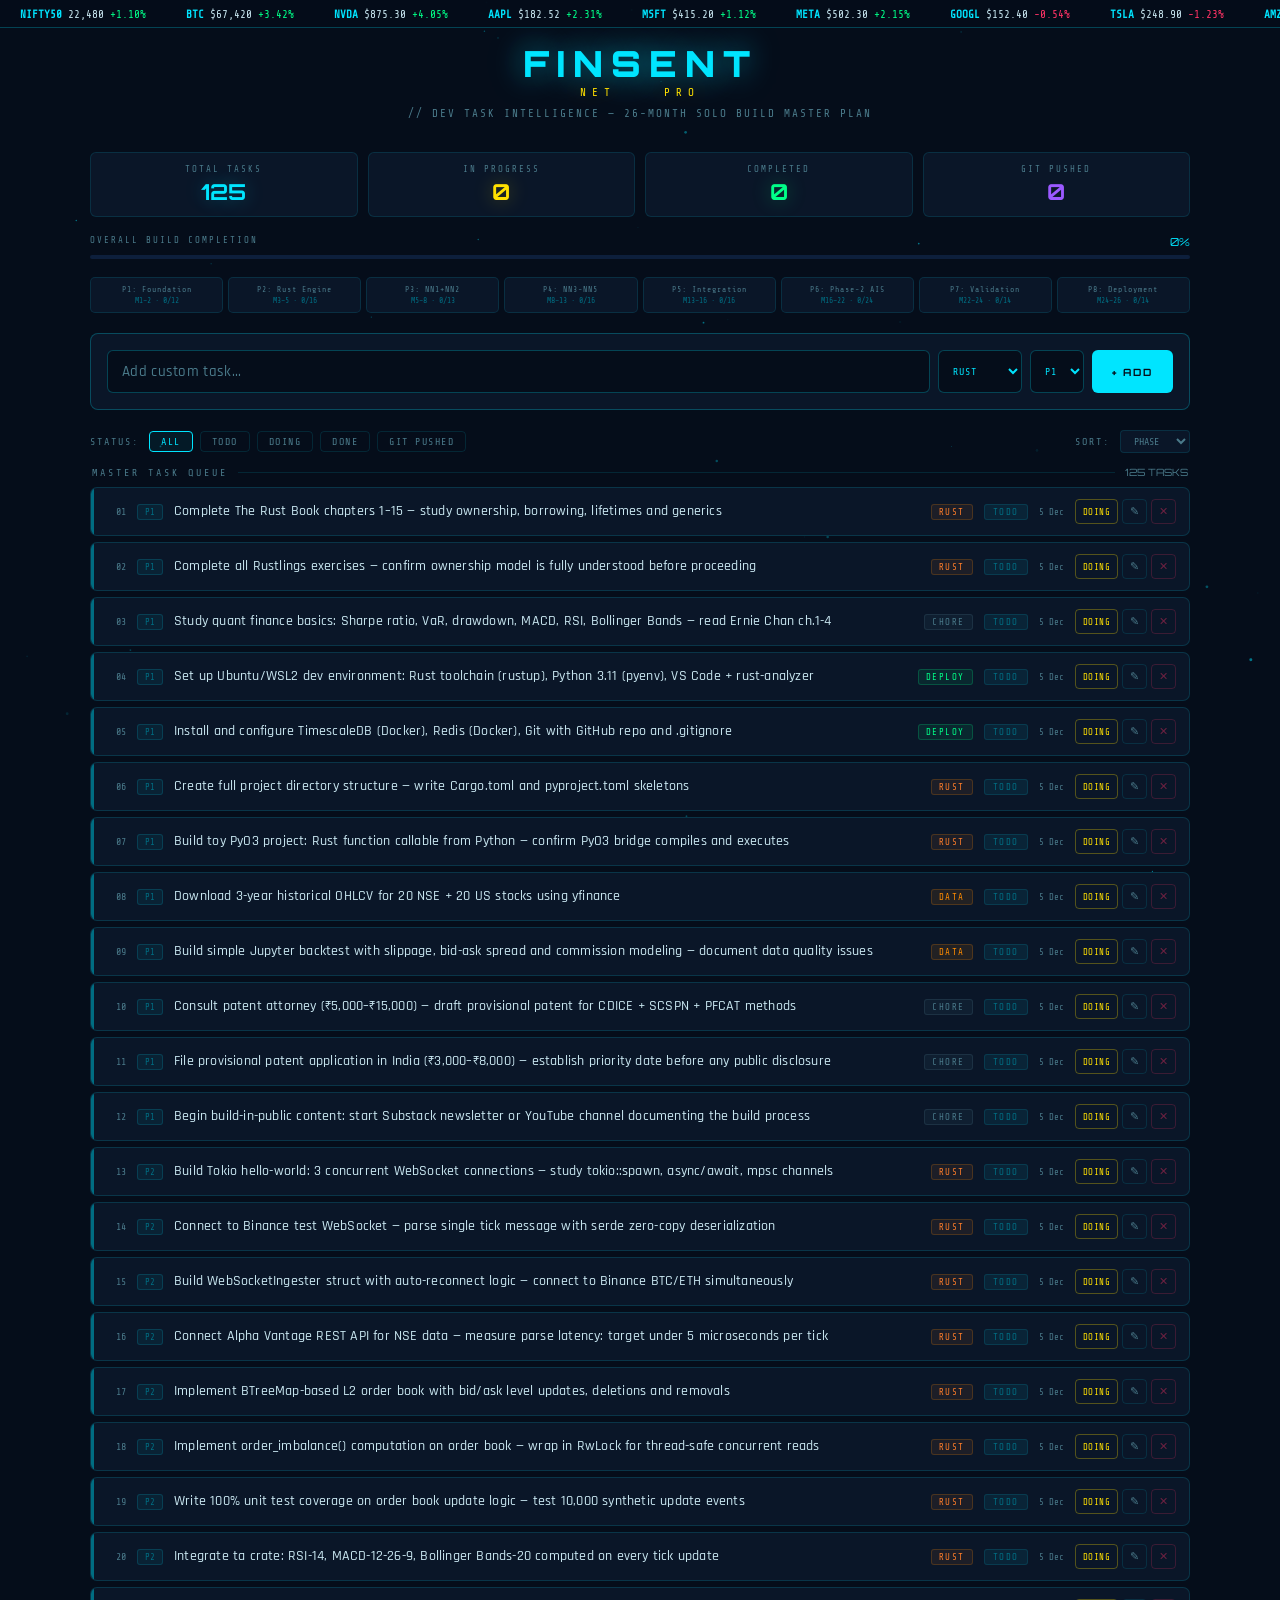
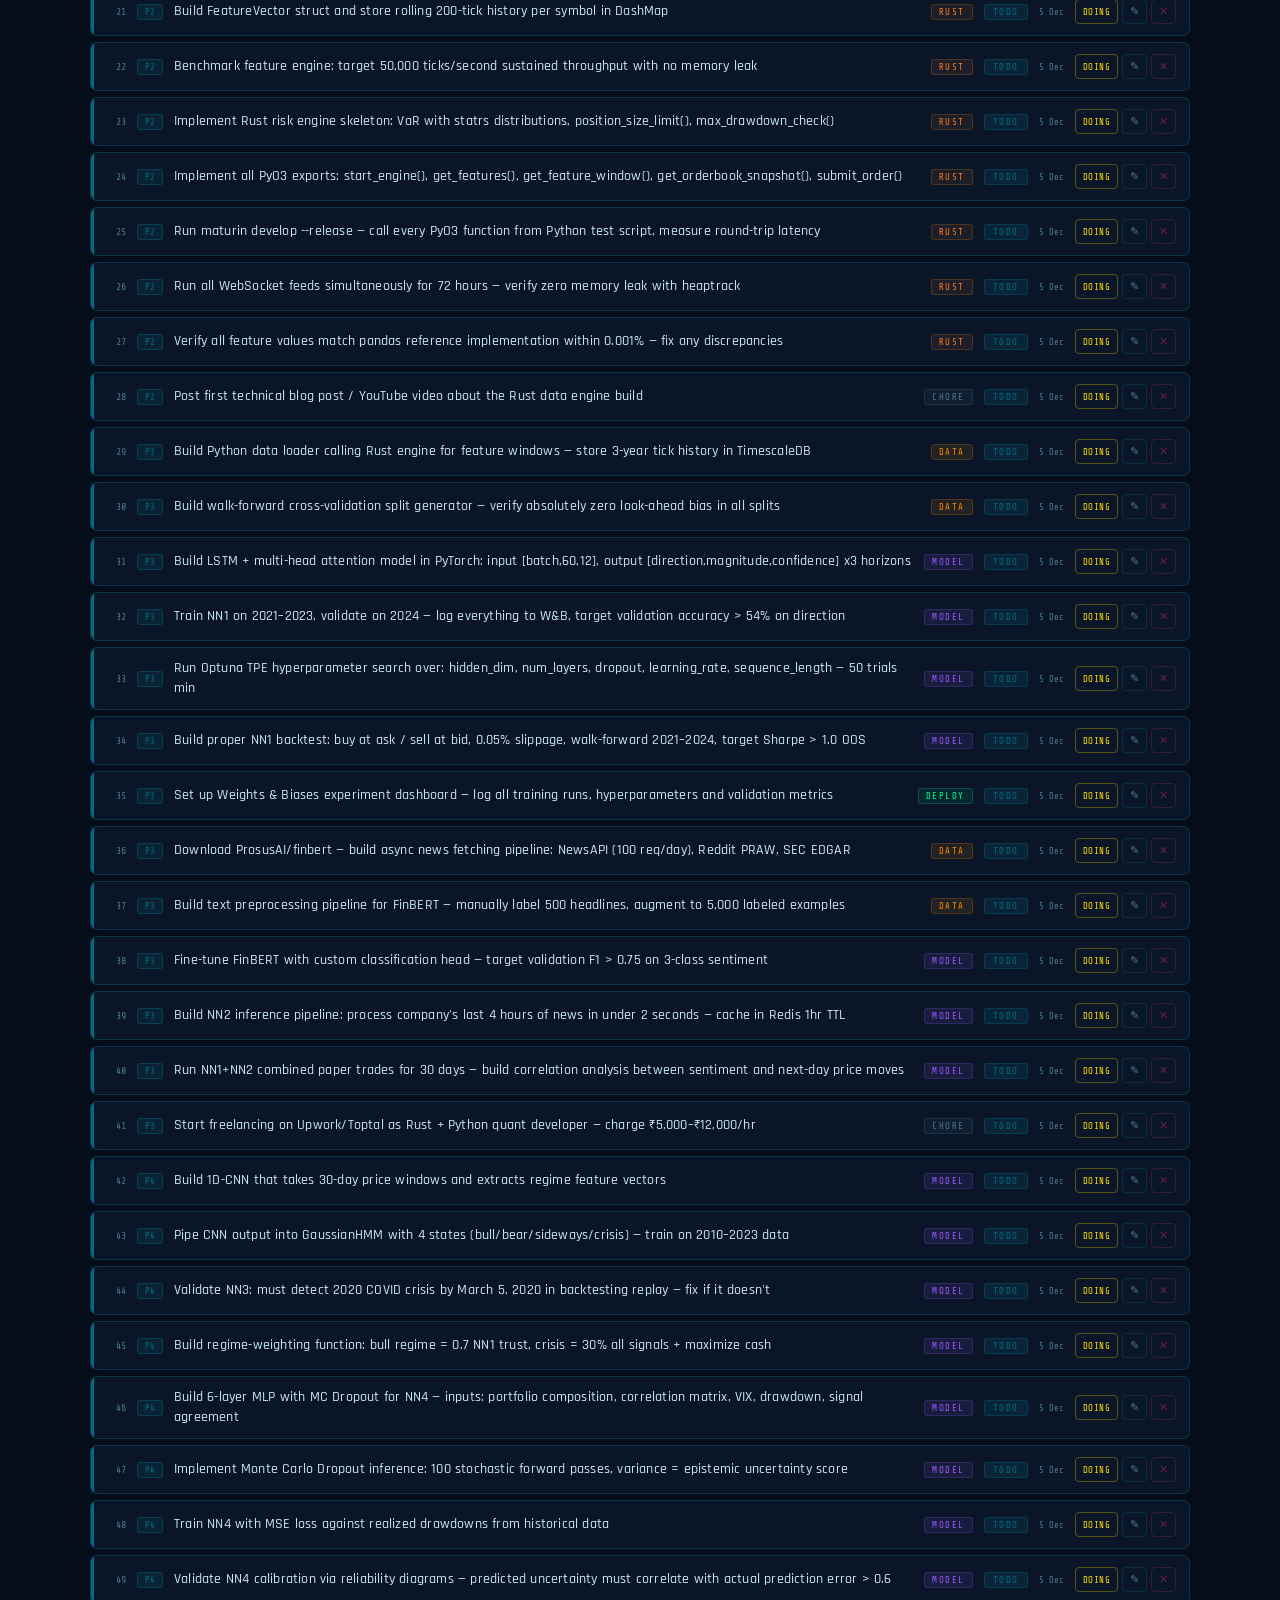
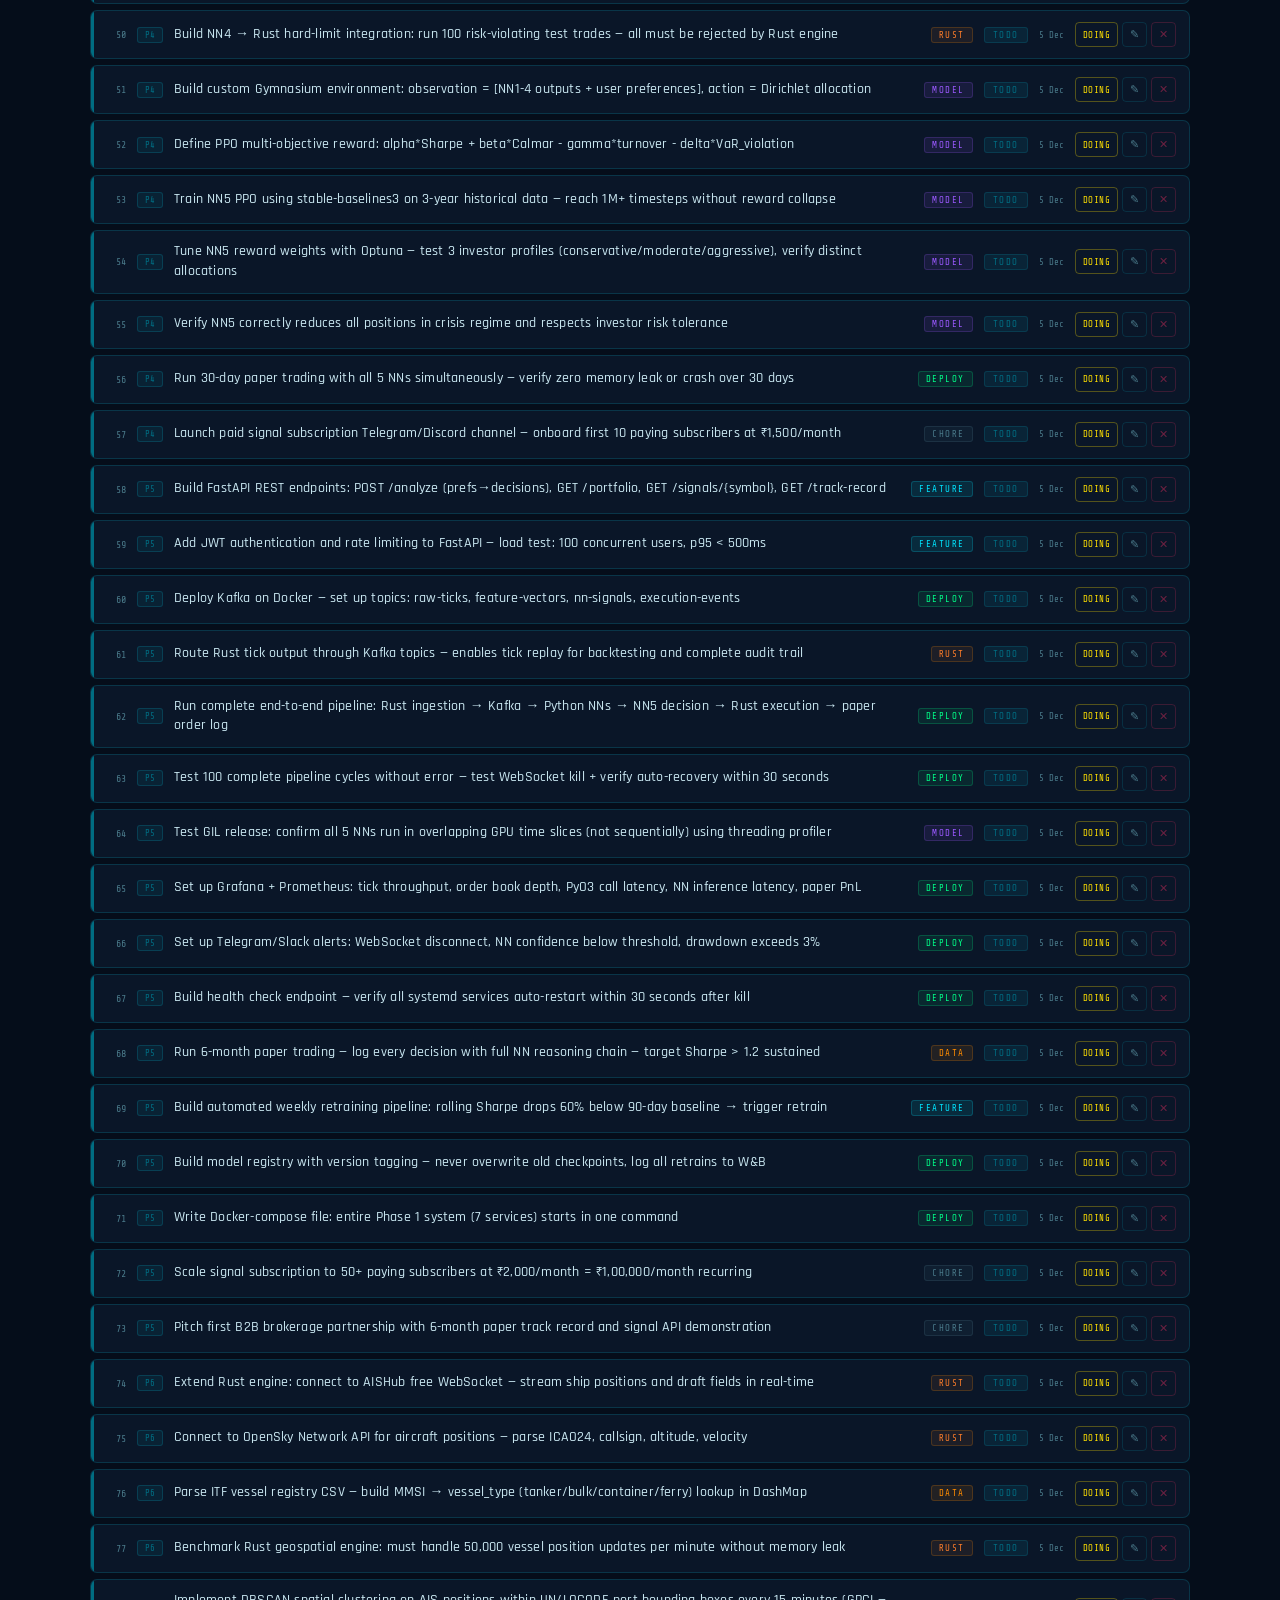
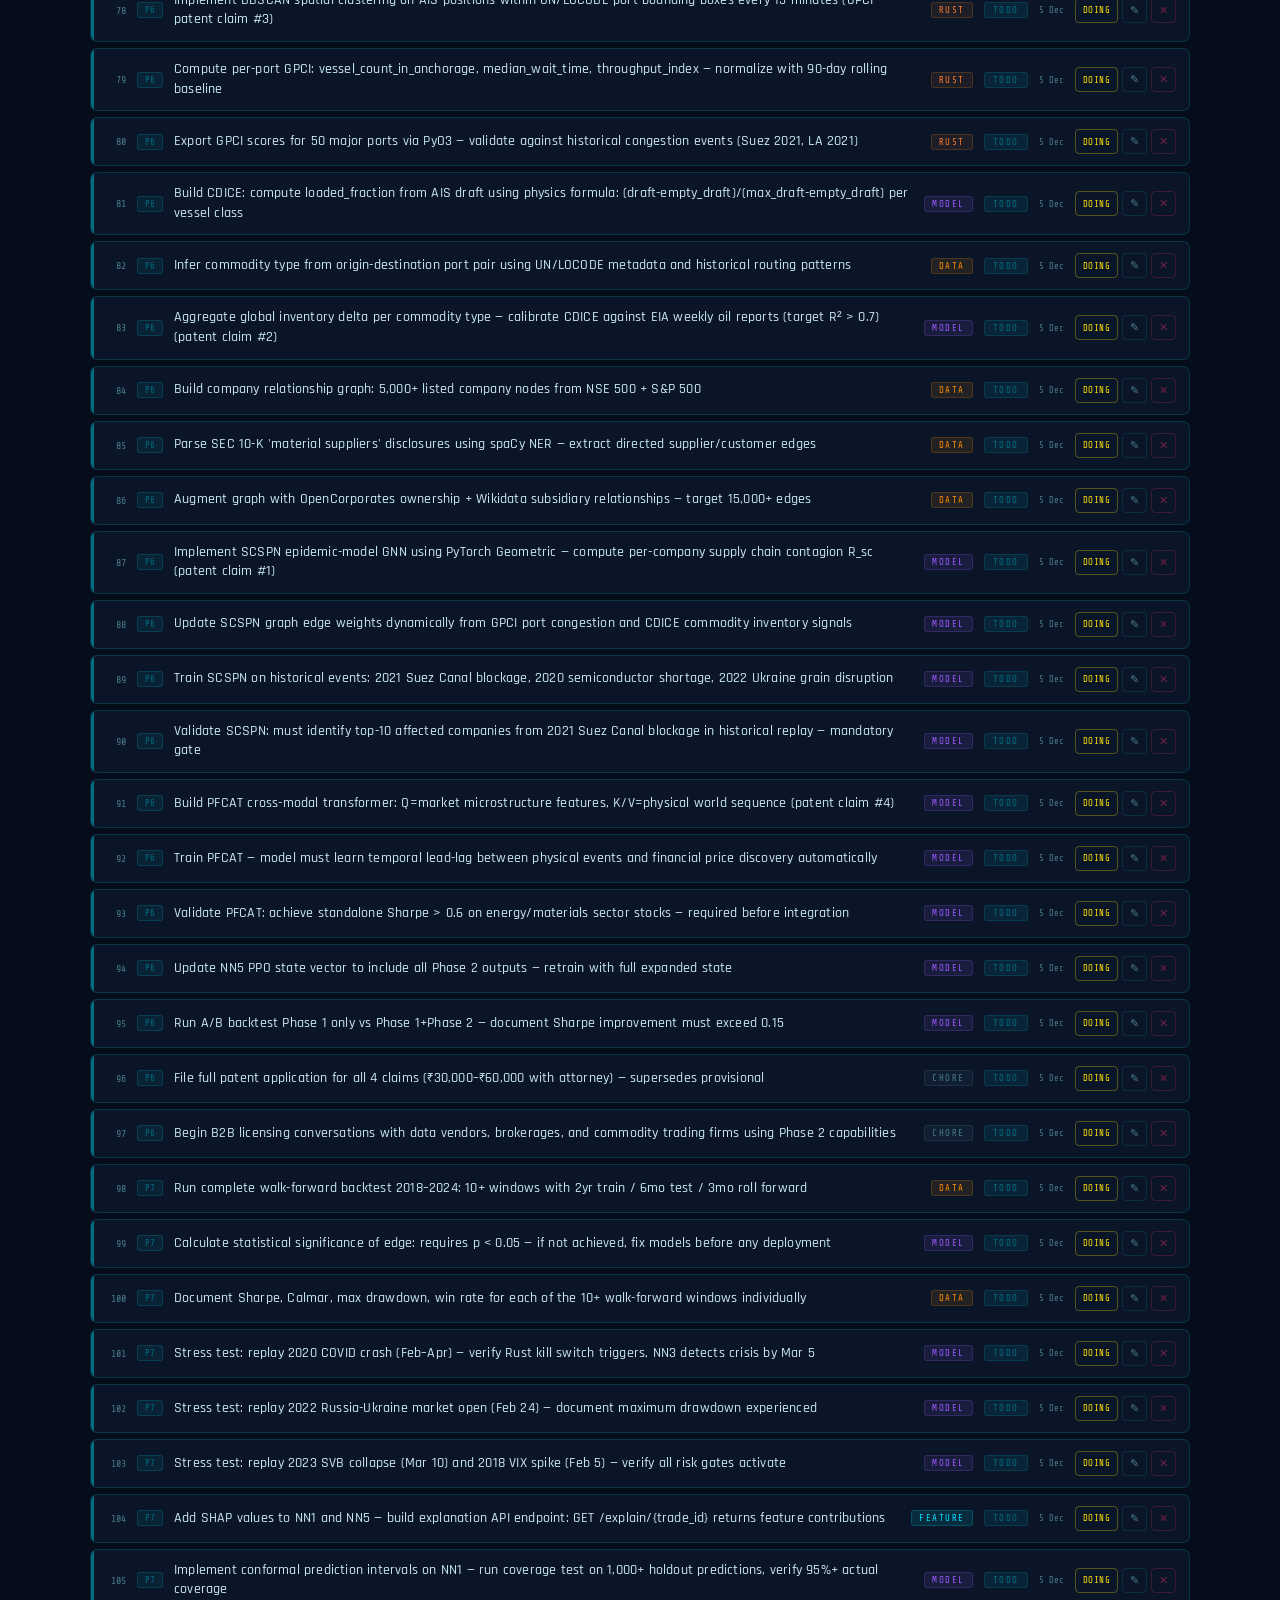
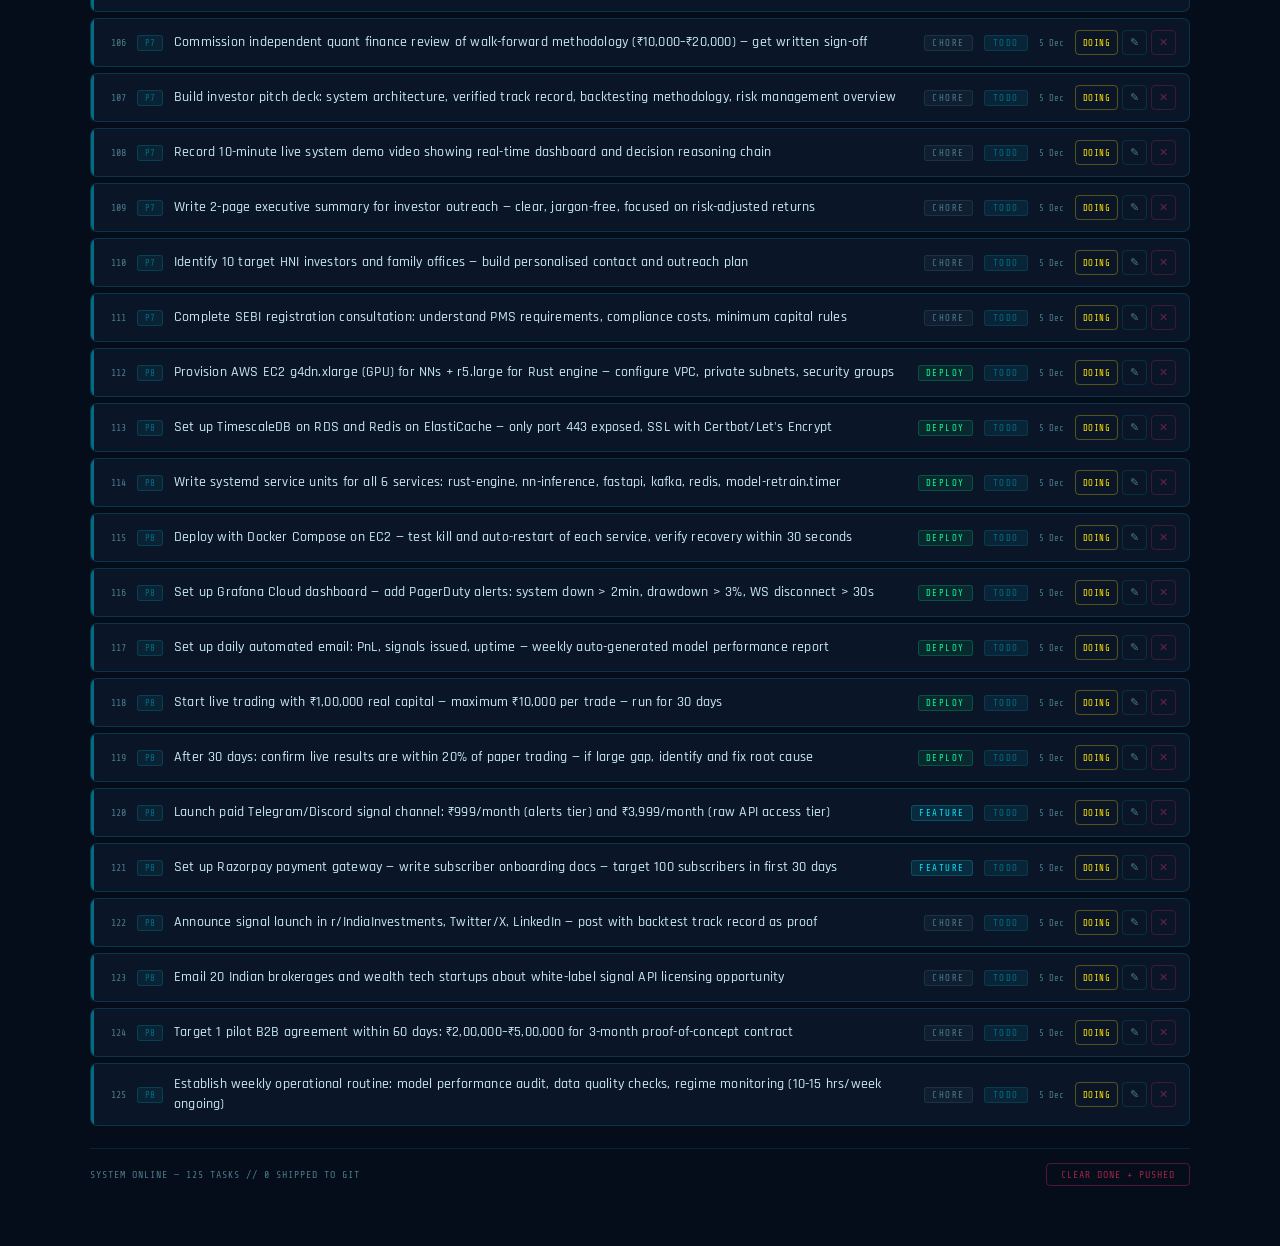
<file: finsent_todo.html>
<!DOCTYPE html>
<html lang="en">
<head>
<meta charset="UTF-8">
<meta name="viewport" content="width=device-width, initial-scale=1.0">
<title>FINSENT — DEV TASK INTELLIGENCE</title>
<style>
@import url('https://fonts.googleapis.com/css2?family=Share+Tech+Mono&family=Rajdhani:wght@300;400;500;600;700&family=Orbitron:wght@400;700;900&display=swap');
:root{--bg:#050d1a;--bg2:#0a1628;--bg3:#0d1f3c;--cyan:#00e5ff;--cyan2:#00b4cc;--cyan3:#006d82;--yellow:#ffe000;--green:#00ff88;--green2:#00cc6a;--red:#ff3366;--orange:#ff8c00;--purple:#9b59ff;--text:#c8e6f0;--muted:#4a7a8a;--border:rgba(0,229,255,0.12);--border2:rgba(0,229,255,0.25);--glow-cyan:0 0 20px rgba(0,229,255,0.3);--glow-yellow:0 0 20px rgba(255,224,0,0.3);--glow-green:0 0 20px rgba(0,255,136,0.3)}
*{margin:0;padding:0;box-sizing:border-box}
body{background:var(--bg);color:var(--text);font-family:'Rajdhani',sans-serif;font-size:15px;min-height:100vh;overflow-x:hidden}
canvas#particles{position:fixed;top:0;left:0;width:100%;height:100%;pointer-events:none;z-index:0}
.ticker-wrap{position:fixed;top:0;left:0;right:0;z-index:100;background:rgba(5,13,26,0.95);border-bottom:1px solid var(--border2);height:28px;overflow:hidden}
.ticker-track{display:flex;align-items:center;gap:40px;white-space:nowrap;animation:tickerScroll 40s linear infinite;height:28px;padding:0 20px}
.ticker-item{font-family:'Share Tech Mono',monospace;font-size:11px;display:flex;align-items:center;gap:6px}
.ticker-sym{color:var(--cyan);font-weight:700}.ticker-val{color:var(--text)}.ticker-up{color:var(--green)}.ticker-dn{color:var(--red)}
@keyframes tickerScroll{0%{transform:translateX(0)}100%{transform:translateX(-50%)}}
.app{position:relative;z-index:1;max-width:1140px;margin:0 auto;padding:46px 20px 60px}
.header{text-align:center;margin-bottom:32px}
.logo-text{font-family:'Orbitron',monospace;font-size:36px;font-weight:900;letter-spacing:8px;color:var(--cyan);text-shadow:0 0 30px rgba(0,229,255,0.6),0 0 60px rgba(0,229,255,0.2);line-height:1}
.logo-sub{font-family:'Share Tech Mono',monospace;font-size:11px;letter-spacing:6px;color:var(--yellow);margin-top:4px;text-shadow:var(--glow-yellow)}
.header-tag{font-family:'Share Tech Mono',monospace;font-size:11px;color:var(--muted);margin-top:8px;letter-spacing:2px}
.stats-bar{display:grid;grid-template-columns:repeat(4,1fr);gap:10px;margin-bottom:18px}
.stat-card{background:var(--bg2);border:1px solid var(--border);border-radius:6px;padding:11px 14px;text-align:center}
.stat-label{font-family:'Share Tech Mono',monospace;font-size:9px;letter-spacing:2px;color:var(--muted);margin-bottom:4px}
.stat-val{font-family:'Orbitron',monospace;font-size:22px;font-weight:700}
.sv-total{color:var(--cyan);text-shadow:var(--glow-cyan)}.sv-doing{color:var(--yellow);text-shadow:var(--glow-yellow)}.sv-done{color:var(--green);text-shadow:var(--glow-green)}.sv-pushed{color:var(--purple)}
.progress-section{margin-bottom:18px}
.progress-header{display:flex;justify-content:space-between;margin-bottom:6px}
.progress-label{font-family:'Share Tech Mono',monospace;font-size:9px;letter-spacing:2px;color:var(--muted)}
.progress-pct{font-family:'Orbitron',monospace;font-size:11px;color:var(--cyan)}
.progress-track{height:4px;background:var(--bg3);border-radius:2px;overflow:hidden}
.progress-fill{height:100%;background:linear-gradient(90deg,var(--cyan3),var(--cyan));border-radius:2px;transition:width .4s ease;box-shadow:0 0 8px rgba(0,229,255,0.4)}
.phase-grid{display:grid;grid-template-columns:repeat(8,1fr);gap:5px;margin-bottom:20px}
.phase-pip{background:var(--bg2);border:1px solid var(--border);border-radius:5px;padding:7px 4px;text-align:center;cursor:pointer;transition:all .15s}
.phase-pip:hover,.phase-pip.active{border-color:var(--cyan);background:rgba(0,229,255,0.06)}
.pip-label{font-family:'Share Tech Mono',monospace;font-size:8px;letter-spacing:1px;color:var(--muted);display:block;margin-bottom:2px}
.pip-progress{font-family:'Share Tech Mono',monospace;font-size:8px;color:var(--cyan3);display:block}
.phase-pip.active .pip-label,.phase-pip.active .pip-progress{color:var(--cyan)}
.add-panel{background:var(--bg2);border:1px solid var(--border2);border-radius:8px;padding:16px;margin-bottom:20px}
.add-row{display:flex;gap:8px;align-items:stretch}
.task-input{flex:1;background:var(--bg);border:1px solid var(--border2);border-radius:6px;padding:11px 14px;color:var(--text);font-family:'Rajdhani',sans-serif;font-size:15px;font-weight:500;outline:none;transition:border-color .2s,box-shadow .2s;letter-spacing:.3px}
.task-input::placeholder{color:var(--muted)}.task-input:focus{border-color:var(--cyan);box-shadow:var(--glow-cyan)}
.sel{background:var(--bg);border:1px solid var(--border2);border-radius:6px;padding:0 10px;color:var(--cyan);font-family:'Share Tech Mono',monospace;font-size:10px;letter-spacing:1px;outline:none;cursor:pointer}
.sel option{background:var(--bg2);color:var(--text)}
.add-btn{background:var(--cyan);color:var(--bg);border:none;border-radius:6px;padding:0 20px;font-family:'Orbitron',monospace;font-size:10px;font-weight:700;letter-spacing:2px;cursor:pointer;transition:background .15s,box-shadow .15s,transform .1s;white-space:nowrap}
.add-btn:hover{background:#33ecff;box-shadow:var(--glow-cyan);transform:translateY(-1px)}.add-btn:active{transform:translateY(0)}
.filter-bar{display:flex;align-items:center;gap:7px;margin-bottom:13px;flex-wrap:wrap}
.filter-label{font-family:'Share Tech Mono',monospace;font-size:10px;letter-spacing:2px;color:var(--muted);margin-right:3px}
.fbtn{background:transparent;border:1px solid var(--border);border-radius:4px;padding:4px 11px;font-family:'Share Tech Mono',monospace;font-size:10px;letter-spacing:1.5px;color:var(--muted);cursor:pointer;transition:all .15s}
.fbtn:hover,.fbtn.active{border-color:var(--cyan);color:var(--cyan);background:rgba(0,229,255,0.06)}
.fbtn.fd.active{border-color:var(--yellow);color:var(--yellow);background:rgba(255,224,0,0.06)}
.fbtn.fn.active{border-color:var(--green);color:var(--green);background:rgba(0,255,136,0.06)}
.fbtn.fp.active{border-color:var(--purple);color:var(--purple);background:rgba(155,89,255,0.06)}
.sort-wrap{margin-left:auto;display:flex;align-items:center;gap:7px}
.sort-select{background:var(--bg2);border:1px solid var(--border);border-radius:4px;padding:4px 9px;color:var(--muted);font-family:'Share Tech Mono',monospace;font-size:10px;outline:none;cursor:pointer}
.sort-select option{background:var(--bg2)}
.section-header{display:flex;align-items:center;gap:10px;margin-bottom:9px;padding:0 2px}
.section-title{font-family:'Share Tech Mono',monospace;font-size:10px;letter-spacing:3px;color:var(--muted)}
.section-line{flex:1;height:1px;background:var(--border)}
.section-count{font-family:'Orbitron',monospace;font-size:10px;color:var(--muted)}
.task-list{display:flex;flex-direction:column;gap:6px}
.task-item{background:var(--bg2);border:1px solid var(--border);border-radius:7px;padding:11px 13px;display:flex;align-items:center;gap:11px;transition:border-color .2s,background .2s,transform .15s;animation:slideIn .2s ease-out;position:relative;overflow:hidden}
.task-item::before{content:'';position:absolute;left:0;top:0;bottom:0;width:3px;border-radius:7px 0 0 7px}
.task-item:hover{transform:translateX(3px)}
.task-item.s-todo{border-color:rgba(0,229,255,0.15)}.task-item.s-todo::before{background:var(--cyan3)}.task-item.s-todo:hover{border-color:var(--border2)}
.task-item.s-doing{border-color:rgba(255,224,0,0.2);background:rgba(255,224,0,0.015)}.task-item.s-doing::before{background:var(--yellow);box-shadow:0 0 7px var(--yellow)}
.task-item.s-done{border-color:rgba(0,255,136,0.15)}.task-item.s-done::before{background:var(--green2)}
.task-item.s-pushed{border-color:rgba(155,89,255,0.2)}.task-item.s-pushed::before{background:var(--purple);box-shadow:0 0 7px var(--purple)}
@keyframes slideIn{from{opacity:0;transform:translateX(-10px)}to{opacity:1;transform:translateX(0)}}
.task-idx{font-family:'Share Tech Mono',monospace;font-size:10px;color:var(--muted);min-width:22px;text-align:right}
.task-pb{font-family:'Share Tech Mono',monospace;font-size:9px;padding:2px 7px;border-radius:3px;white-space:nowrap;background:rgba(0,229,255,0.06);border:1px solid rgba(0,229,255,0.15);color:var(--cyan3)}
.task-text{flex:1;font-size:14px;font-weight:500;letter-spacing:.2px;color:var(--text);line-height:1.4;word-break:break-word;cursor:pointer}
.task-item.s-done .task-text,.task-item.s-pushed .task-text{text-decoration:line-through;color:var(--muted)}
.ttag{font-family:'Share Tech Mono',monospace;font-size:9px;letter-spacing:1.5px;padding:2px 7px;border-radius:3px;white-space:nowrap}
.tg-feature{background:rgba(0,229,255,0.1);color:var(--cyan);border:1px solid rgba(0,229,255,0.2)}
.tg-bug{background:rgba(255,51,102,0.1);color:var(--red);border:1px solid rgba(255,51,102,0.2)}
.tg-chore{background:rgba(74,122,138,0.1);color:var(--muted);border:1px solid rgba(74,122,138,0.2)}
.tg-model{background:rgba(155,89,255,0.1);color:var(--purple);border:1px solid rgba(155,89,255,0.2)}
.tg-data{background:rgba(255,140,0,0.1);color:var(--orange);border:1px solid rgba(255,140,0,0.2)}
.tg-rust{background:rgba(255,126,41,0.08);color:#ff7e29;border:1px solid rgba(255,140,0,0.2)}
.tg-deploy{background:rgba(0,255,136,0.08);color:var(--green);border:1px solid rgba(0,255,136,0.2)}
.task-time{font-family:'Share Tech Mono',monospace;font-size:9px;color:var(--muted);white-space:nowrap}
.task-actions{display:flex;gap:4px;align-items:center}
.abtn{background:transparent;border:1px solid var(--border);border-radius:4px;height:25px;display:flex;align-items:center;justify-content:center;cursor:pointer;font-size:11px;transition:all .15s;color:var(--muted);padding:0 7px}
.abtn:hover{border-color:var(--border2);color:var(--text)}
.abtn.cycle{font-family:'Share Tech Mono',monospace;font-size:9px;letter-spacing:.5px}
.ab-doing{border-color:rgba(255,224,0,0.3);color:var(--yellow)}.ab-doing:hover{background:rgba(255,224,0,0.1);border-color:var(--yellow);box-shadow:var(--glow-yellow)}
.ab-done{border-color:rgba(0,255,136,0.3);color:var(--green)}.ab-done:hover{background:rgba(0,255,136,0.1);border-color:var(--green)}
.ab-pushed{border-color:rgba(155,89,255,0.3);color:var(--purple)}.ab-pushed:hover{background:rgba(155,89,255,0.1);border-color:var(--purple)}
.ab-todo{border-color:rgba(0,229,255,0.3);color:var(--cyan)}.ab-todo:hover{background:rgba(0,229,255,0.1);border-color:var(--cyan)}
.ab-del{border-color:rgba(255,51,102,0.2);color:rgba(255,51,102,0.4)}.ab-del:hover{background:rgba(255,51,102,0.1);border-color:var(--red);color:var(--red)}
.sbadge{font-family:'Share Tech Mono',monospace;font-size:9px;letter-spacing:1.5px;padding:2px 8px;border-radius:3px;white-space:nowrap}
.sb-todo{background:rgba(0,229,255,0.07);color:var(--cyan3);border:1px solid var(--border)}
.sb-doing{background:rgba(255,224,0,0.1);color:var(--yellow);border:1px solid rgba(255,224,0,0.3);animation:pulseY 2s ease-in-out infinite}
.sb-done{background:rgba(0,255,136,0.07);color:var(--green2);border:1px solid rgba(0,255,136,0.2)}
.sb-pushed{background:rgba(155,89,255,0.1);color:var(--purple);border:1px solid rgba(155,89,255,0.3)}
@keyframes pulseY{0%,100%{box-shadow:none}50%{box-shadow:0 0 8px rgba(255,224,0,0.35)}}
.empty-state{text-align:center;padding:55px 20px;color:var(--muted);font-family:'Share Tech Mono',monospace;font-size:12px;letter-spacing:2px;border:1px dashed var(--border);border-radius:8px}
.modal-overlay{display:none;position:fixed;inset:0;background:rgba(5,13,26,0.85);backdrop-filter:blur(4px);z-index:200;align-items:center;justify-content:center}
.modal-overlay.open{display:flex}
.modal{background:var(--bg2);border:1px solid var(--border2);border-radius:10px;padding:24px;width:90%;max-width:530px;box-shadow:0 0 60px rgba(0,229,255,0.1);animation:modalIn .2s ease-out}
@keyframes modalIn{from{opacity:0;transform:scale(.95) translateY(-10px)}to{opacity:1;transform:scale(1) translateY(0)}}
.modal-title{font-family:'Orbitron',monospace;font-size:12px;letter-spacing:3px;color:var(--cyan);margin-bottom:14px}
.modal-input{width:100%;background:var(--bg);border:1px solid var(--border2);border-radius:6px;padding:11px 13px;color:var(--text);font-family:'Rajdhani',sans-serif;font-size:15px;font-weight:500;outline:none;margin-bottom:12px;resize:vertical;min-height:75px}
.modal-input:focus{border-color:var(--cyan);box-shadow:var(--glow-cyan)}
.modal-row{display:flex;gap:8px;margin-bottom:14px}
.msel{flex:1;background:var(--bg);border:1px solid var(--border2);border-radius:6px;padding:9px 11px;color:var(--cyan);font-family:'Share Tech Mono',monospace;font-size:10px;outline:none}
.msel option{background:var(--bg2);color:var(--text)}
.modal-btns{display:flex;gap:9px;justify-content:flex-end}
.modal-save{background:var(--cyan);color:var(--bg);border:none;border-radius:6px;padding:9px 22px;font-family:'Orbitron',monospace;font-size:10px;font-weight:700;letter-spacing:2px;cursor:pointer;transition:background .15s,box-shadow .15s}
.modal-save:hover{background:#33ecff;box-shadow:var(--glow-cyan)}
.modal-cancel{background:transparent;color:var(--muted);border:1px solid var(--border);border-radius:6px;padding:9px 18px;font-family:'Share Tech Mono',monospace;font-size:10px;letter-spacing:1px;cursor:pointer;transition:all .15s}
.modal-cancel:hover{border-color:var(--red);color:var(--red)}
::-webkit-scrollbar{width:4px}::-webkit-scrollbar-track{background:var(--bg)}::-webkit-scrollbar-thumb{background:var(--cyan3);border-radius:2px}
.footer-bar{display:flex;align-items:center;justify-content:space-between;margin-top:22px;padding-top:14px;border-top:1px solid var(--border)}
.footer-info{font-family:'Share Tech Mono',monospace;font-size:10px;color:var(--muted);letter-spacing:1px}
.clear-btn{background:transparent;border:1px solid rgba(255,51,102,0.3);color:rgba(255,51,102,0.6);border-radius:4px;padding:5px 14px;font-family:'Share Tech Mono',monospace;font-size:10px;letter-spacing:1px;cursor:pointer;transition:all .15s}
.clear-btn:hover{border-color:var(--red);color:var(--red);background:rgba(255,51,102,0.06)}
[data-tip]{position:relative}
[data-tip]:hover::after{content:attr(data-tip);position:absolute;bottom:calc(100% + 5px);left:50%;transform:translateX(-50%);background:var(--bg3);border:1px solid var(--border2);color:var(--cyan);font-family:'Share Tech Mono',monospace;font-size:9px;letter-spacing:1px;padding:3px 7px;border-radius:4px;white-space:nowrap;z-index:50;pointer-events:none}
</style>
</head>
<body>
<canvas id="particles"></canvas>
<div class="ticker-wrap"><div class="ticker-track" id="tickerTrack"></div></div>

<div class="app">
  <div class="header">
    <div class="logo-text">FINSENT</div>
    <div class="logo-sub">NET &nbsp;&nbsp; PRO</div>
    <div class="header-tag">// DEV TASK INTELLIGENCE — 26-MONTH SOLO BUILD MASTER PLAN</div>
  </div>

  <div class="stats-bar">
    <div class="stat-card"><div class="stat-label">TOTAL TASKS</div><div class="stat-val sv-total" id="sTotal">0</div></div>
    <div class="stat-card"><div class="stat-label">IN PROGRESS</div><div class="stat-val sv-doing" id="sDoing">0</div></div>
    <div class="stat-card"><div class="stat-label">COMPLETED</div><div class="stat-val sv-done" id="sDone">0</div></div>
    <div class="stat-card"><div class="stat-label">GIT PUSHED</div><div class="stat-val sv-pushed" id="sPushed">0</div></div>
  </div>

  <div class="progress-section">
    <div class="progress-header">
      <span class="progress-label">OVERALL BUILD COMPLETION</span>
      <span class="progress-pct" id="progPct">0%</span>
    </div>
    <div class="progress-track"><div class="progress-fill" id="progFill" style="width:0%"></div></div>
  </div>

  <div class="phase-grid" id="phaseNav"></div>

  <div class="add-panel">
    <div class="add-row">
      <input class="task-input" id="taskInput" type="text" placeholder="Add custom task..." autocomplete="off"/>
      <select class="sel" id="tagSel">
        <option value="rust">RUST</option><option value="model">MODEL</option><option value="data">DATA</option>
        <option value="feature">FEATURE</option><option value="deploy">DEPLOY</option><option value="chore">CHORE</option><option value="bug">BUG</option>
      </select>
      <select class="sel" id="phaseSel">
        <option value="P1">P1</option><option value="P2">P2</option><option value="P3">P3</option><option value="P4">P4</option>
        <option value="P5">P5</option><option value="P6">P6</option><option value="P7">P7</option><option value="P8">P8</option>
      </select>
      <button class="add-btn" onclick="addTask()">+ ADD</button>
    </div>
  </div>

  <div class="filter-bar">
    <span class="filter-label">STATUS:</span>
    <button class="fbtn active" onclick="setFilter('all',this)">ALL</button>
    <button class="fbtn ft"  onclick="setFilter('todo',this)">TODO</button>
    <button class="fbtn fd"  onclick="setFilter('doing',this)">DOING</button>
    <button class="fbtn fn"  onclick="setFilter('done',this)">DONE</button>
    <button class="fbtn fp"  onclick="setFilter('pushed',this)">GIT PUSHED</button>
    <div class="sort-wrap">
      <span class="filter-label">SORT:</span>
      <select class="sort-select" onchange="setSort(this.value)">
        <option value="phase">PHASE</option><option value="newest">NEWEST</option>
        <option value="oldest">OLDEST</option><option value="status">STATUS</option><option value="tag">TAG</option>
      </select>
    </div>
  </div>

  <div class="section-header">
    <span class="section-title">MASTER TASK QUEUE</span>
    <span class="section-line"></span>
    <span class="section-count" id="taskCount">0 TASKS</span>
  </div>
  <div class="task-list" id="taskList"></div>

  <div class="footer-bar">
    <span class="footer-info" id="footerInfo">SYSTEM ONLINE</span>
    <button class="clear-btn" onclick="clearCompleted()">CLEAR DONE + PUSHED</button>
  </div>
</div>

<div class="modal-overlay" id="editModal">
  <div class="modal">
    <div class="modal-title">// EDIT TASK</div>
    <textarea class="modal-input" id="editInput" rows="3"></textarea>
    <div class="modal-row">
      <select class="msel" id="editTag">
        <option value="rust">RUST</option><option value="model">MODEL</option><option value="data">DATA</option>
        <option value="feature">FEATURE</option><option value="deploy">DEPLOY</option><option value="chore">CHORE</option><option value="bug">BUG</option>
      </select>
      <select class="msel" id="editPhase">
        <option value="P1">P1: FOUNDATION</option><option value="P2">P2: RUST ENGINE</option>
        <option value="P3">P3: NN1+NN2</option><option value="P4">P4: NN3-NN5</option>
        <option value="P5">P5: INTEGRATION</option><option value="P6">P6: PHASE-2 AIS</option>
        <option value="P7">P7: VALIDATION</option><option value="P8">P8: DEPLOYMENT</option>
      </select>
      <select class="msel" id="editStatus">
        <option value="todo">TODO</option><option value="doing">DOING</option>
        <option value="done">DONE</option><option value="pushed">GIT PUSHED</option>
      </select>
    </div>
    <div class="modal-btns">
      <button class="modal-cancel" onclick="closeModal()">CANCEL</button>
      <button class="modal-save" onclick="saveEdit()">SAVE</button>
    </div>
  </div>
</div>

<script>
const SEED=[
  // ── P1: FOUNDATION (M1-2) ──
  {t:"Complete The Rust Book chapters 1–15 — study ownership, borrowing, lifetimes and generics",g:"rust",p:"P1"},
  {t:"Complete all Rustlings exercises — confirm ownership model is fully understood before proceeding",g:"rust",p:"P1"},
  {t:"Study quant finance basics: Sharpe ratio, VaR, drawdown, MACD, RSI, Bollinger Bands — read Ernie Chan ch.1-4",g:"chore",p:"P1"},
  {t:"Set up Ubuntu/WSL2 dev environment: Rust toolchain (rustup), Python 3.11 (pyenv), VS Code + rust-analyzer",g:"deploy",p:"P1"},
  {t:"Install and configure TimescaleDB (Docker), Redis (Docker), Git with GitHub repo and .gitignore",g:"deploy",p:"P1"},
  {t:"Create full project directory structure — write Cargo.toml and pyproject.toml skeletons",g:"rust",p:"P1"},
  {t:"Build toy PyO3 project: Rust function callable from Python — confirm PyO3 bridge compiles and executes",g:"rust",p:"P1"},
  {t:"Download 3-year historical OHLCV for 20 NSE + 20 US stocks using yfinance",g:"data",p:"P1"},
  {t:"Build simple Jupyter backtest with slippage, bid-ask spread and commission modeling — document data quality issues",g:"data",p:"P1"},
  {t:"Consult patent attorney (₹5,000–₹15,000) — draft provisional patent for CDICE + SCSPN + PFCAT methods",g:"chore",p:"P1"},
  {t:"File provisional patent application in India (₹3,000–₹8,000) — establish priority date before any public disclosure",g:"chore",p:"P1"},
  {t:"Begin build-in-public content: start Substack newsletter or YouTube channel documenting the build process",g:"chore",p:"P1"},

  // ── P2: RUST DATA ENGINE (M3-5) ──
  {t:"Build Tokio hello-world: 3 concurrent WebSocket connections — study tokio::spawn, async/await, mpsc channels",g:"rust",p:"P2"},
  {t:"Connect to Binance test WebSocket — parse single tick message with serde zero-copy deserialization",g:"rust",p:"P2"},
  {t:"Build WebSocketIngester struct with auto-reconnect logic — connect to Binance BTC/ETH simultaneously",g:"rust",p:"P2"},
  {t:"Connect Alpha Vantage REST API for NSE data — measure parse latency: target under 5 microseconds per tick",g:"rust",p:"P2"},
  {t:"Implement BTreeMap-based L2 order book with bid/ask level updates, deletions and removals",g:"rust",p:"P2"},
  {t:"Implement order_imbalance() computation on order book — wrap in RwLock for thread-safe concurrent reads",g:"rust",p:"P2"},
  {t:"Write 100% unit test coverage on order book update logic — test 10,000 synthetic update events",g:"rust",p:"P2"},
  {t:"Integrate ta crate: RSI-14, MACD-12-26-9, Bollinger Bands-20 computed on every tick update",g:"rust",p:"P2"},
  {t:"Build FeatureVector struct and store rolling 200-tick history per symbol in DashMap",g:"rust",p:"P2"},
  {t:"Benchmark feature engine: target 50,000 ticks/second sustained throughput with no memory leak",g:"rust",p:"P2"},
  {t:"Implement Rust risk engine skeleton: VaR with statrs distributions, position_size_limit(), max_drawdown_check()",g:"rust",p:"P2"},
  {t:"Implement all PyO3 exports: start_engine(), get_features(), get_feature_window(), get_orderbook_snapshot(), submit_order()",g:"rust",p:"P2"},
  {t:"Run maturin develop --release — call every PyO3 function from Python test script, measure round-trip latency",g:"rust",p:"P2"},
  {t:"Run all WebSocket feeds simultaneously for 72 hours — verify zero memory leak with heaptrack",g:"rust",p:"P2"},
  {t:"Verify all feature values match pandas reference implementation within 0.001% — fix any discrepancies",g:"rust",p:"P2"},
  {t:"Post first technical blog post / YouTube video about the Rust data engine build",g:"chore",p:"P2"},

  // ── P3: NN1 PRICE + NN2 SENTIMENT (M5-8) ──
  {t:"Build Python data loader calling Rust engine for feature windows — store 3-year tick history in TimescaleDB",g:"data",p:"P3"},
  {t:"Build walk-forward cross-validation split generator — verify absolutely zero look-ahead bias in all splits",g:"data",p:"P3"},
  {t:"Build LSTM + multi-head attention model in PyTorch: input [batch,60,12], output [direction,magnitude,confidence] x3 horizons",g:"model",p:"P3"},
  {t:"Train NN1 on 2021–2023, validate on 2024 — log everything to W&B, target validation accuracy > 54% on direction",g:"model",p:"P3"},
  {t:"Run Optuna TPE hyperparameter search over: hidden_dim, num_layers, dropout, learning_rate, sequence_length — 50 trials min",g:"model",p:"P3"},
  {t:"Build proper NN1 backtest: buy at ask / sell at bid, 0.05% slippage, walk-forward 2021–2024, target Sharpe > 1.0 OOS",g:"model",p:"P3"},
  {t:"Set up Weights & Biases experiment dashboard — log all training runs, hyperparameters and validation metrics",g:"deploy",p:"P3"},
  {t:"Download ProsusAI/finbert — build async news fetching pipeline: NewsAPI (100 req/day), Reddit PRAW, SEC EDGAR",g:"data",p:"P3"},
  {t:"Build text preprocessing pipeline for FinBERT — manually label 500 headlines, augment to 5,000 labeled examples",g:"data",p:"P3"},
  {t:"Fine-tune FinBERT with custom classification head — target validation F1 > 0.75 on 3-class sentiment",g:"model",p:"P3"},
  {t:"Build NN2 inference pipeline: process company's last 4 hours of news in under 2 seconds — cache in Redis 1hr TTL",g:"model",p:"P3"},
  {t:"Run NN1+NN2 combined paper trades for 30 days — build correlation analysis between sentiment and next-day price moves",g:"model",p:"P3"},
  {t:"Start freelancing on Upwork/Toptal as Rust + Python quant developer — charge ₹5,000–₹12,000/hr",g:"chore",p:"P3"},

  // ── P4: NN3 REGIME + NN4 RISK + NN5 PORTFOLIO (M8-13) ──
  {t:"Build 1D-CNN that takes 30-day price windows and extracts regime feature vectors",g:"model",p:"P4"},
  {t:"Pipe CNN output into GaussianHMM with 4 states (bull/bear/sideways/crisis) — train on 2010–2023 data",g:"model",p:"P4"},
  {t:"Validate NN3: must detect 2020 COVID crisis by March 5, 2020 in backtesting replay — fix if it doesn't",g:"model",p:"P4"},
  {t:"Build regime-weighting function: bull regime = 0.7 NN1 trust, crisis = 30% all signals + maximize cash",g:"model",p:"P4"},
  {t:"Build 6-layer MLP with MC Dropout for NN4 — inputs: portfolio composition, correlation matrix, VIX, drawdown, signal agreement",g:"model",p:"P4"},
  {t:"Implement Monte Carlo Dropout inference: 100 stochastic forward passes, variance = epistemic uncertainty score",g:"model",p:"P4"},
  {t:"Train NN4 with MSE loss against realized drawdowns from historical data",g:"model",p:"P4"},
  {t:"Validate NN4 calibration via reliability diagrams — predicted uncertainty must correlate with actual prediction error > 0.6",g:"model",p:"P4"},
  {t:"Build NN4 → Rust hard-limit integration: run 100 risk-violating test trades — all must be rejected by Rust engine",g:"rust",p:"P4"},
  {t:"Build custom Gymnasium environment: observation = [NN1-4 outputs + user preferences], action = Dirichlet allocation",g:"model",p:"P4"},
  {t:"Define PPO multi-objective reward: alpha*Sharpe + beta*Calmar - gamma*turnover - delta*VaR_violation",g:"model",p:"P4"},
  {t:"Train NN5 PPO using stable-baselines3 on 3-year historical data — reach 1M+ timesteps without reward collapse",g:"model",p:"P4"},
  {t:"Tune NN5 reward weights with Optuna — test 3 investor profiles (conservative/moderate/aggressive), verify distinct allocations",g:"model",p:"P4"},
  {t:"Verify NN5 correctly reduces all positions in crisis regime and respects investor risk tolerance",g:"model",p:"P4"},
  {t:"Run 30-day paper trading with all 5 NNs simultaneously — verify zero memory leak or crash over 30 days",g:"deploy",p:"P4"},
  {t:"Launch paid signal subscription Telegram/Discord channel — onboard first 10 paying subscribers at ₹1,500/month",g:"chore",p:"P4"},

  // ── P5: FULL SYSTEM INTEGRATION (M13-16) ──
  {t:"Build FastAPI REST endpoints: POST /analyze (prefs→decisions), GET /portfolio, GET /signals/{symbol}, GET /track-record",g:"feature",p:"P5"},
  {t:"Add JWT authentication and rate limiting to FastAPI — load test: 100 concurrent users, p95 < 500ms",g:"feature",p:"P5"},
  {t:"Deploy Kafka on Docker — set up topics: raw-ticks, feature-vectors, nn-signals, execution-events",g:"deploy",p:"P5"},
  {t:"Route Rust tick output through Kafka topics — enables tick replay for backtesting and complete audit trail",g:"rust",p:"P5"},
  {t:"Run complete end-to-end pipeline: Rust ingestion → Kafka → Python NNs → NN5 decision → Rust execution → paper order log",g:"deploy",p:"P5"},
  {t:"Test 100 complete pipeline cycles without error — test WebSocket kill + verify auto-recovery within 30 seconds",g:"deploy",p:"P5"},
  {t:"Test GIL release: confirm all 5 NNs run in overlapping GPU time slices (not sequentially) using threading profiler",g:"model",p:"P5"},
  {t:"Set up Grafana + Prometheus: tick throughput, order book depth, PyO3 call latency, NN inference latency, paper PnL",g:"deploy",p:"P5"},
  {t:"Set up Telegram/Slack alerts: WebSocket disconnect, NN confidence below threshold, drawdown exceeds 3%",g:"deploy",p:"P5"},
  {t:"Build health check endpoint — verify all systemd services auto-restart within 30 seconds after kill",g:"deploy",p:"P5"},
  {t:"Run 6-month paper trading — log every decision with full NN reasoning chain — target Sharpe > 1.2 sustained",g:"data",p:"P5"},
  {t:"Build automated weekly retraining pipeline: rolling Sharpe drops 60% below 90-day baseline → trigger retrain",g:"feature",p:"P5"},
  {t:"Build model registry with version tagging — never overwrite old checkpoints, log all retrains to W&B",g:"deploy",p:"P5"},
  {t:"Write Docker-compose file: entire Phase 1 system (7 services) starts in one command",g:"deploy",p:"P5"},
  {t:"Scale signal subscription to 50+ paying subscribers at ₹2,000/month = ₹1,00,000/month recurring",g:"chore",p:"P5"},
  {t:"Pitch first B2B brokerage partnership with 6-month paper track record and signal API demonstration",g:"chore",p:"P5"},

  // ── P6: PHASE 2 — GEOSPATIAL + NOVEL NNs (M16-22) ──
  {t:"Extend Rust engine: connect to AISHub free WebSocket — stream ship positions and draft fields in real-time",g:"rust",p:"P6"},
  {t:"Connect to OpenSky Network API for aircraft positions — parse ICAO24, callsign, altitude, velocity",g:"rust",p:"P6"},
  {t:"Parse ITF vessel registry CSV — build MMSI → vessel_type (tanker/bulk/container/ferry) lookup in DashMap",g:"data",p:"P6"},
  {t:"Benchmark Rust geospatial engine: must handle 50,000 vessel position updates per minute without memory leak",g:"rust",p:"P6"},
  {t:"Implement DBSCAN spatial clustering on AIS positions within UN/LOCODE port bounding boxes every 15 minutes (GPCI — patent claim #3)",g:"rust",p:"P6"},
  {t:"Compute per-port GPCI: vessel_count_in_anchorage, median_wait_time, throughput_index — normalize with 90-day rolling baseline",g:"rust",p:"P6"},
  {t:"Export GPCI scores for 50 major ports via PyO3 — validate against historical congestion events (Suez 2021, LA 2021)",g:"rust",p:"P6"},
  {t:"Build CDICE: compute loaded_fraction from AIS draft using physics formula: (draft-empty_draft)/(max_draft-empty_draft) per vessel class",g:"model",p:"P6"},
  {t:"Infer commodity type from origin-destination port pair using UN/LOCODE metadata and historical routing patterns",g:"data",p:"P6"},
  {t:"Aggregate global inventory delta per commodity type — calibrate CDICE against EIA weekly oil reports (target R² > 0.7) (patent claim #2)",g:"model",p:"P6"},
  {t:"Build company relationship graph: 5,000+ listed company nodes from NSE 500 + S&P 500",g:"data",p:"P6"},
  {t:"Parse SEC 10-K 'material suppliers' disclosures using spaCy NER — extract directed supplier/customer edges",g:"data",p:"P6"},
  {t:"Augment graph with OpenCorporates ownership + Wikidata subsidiary relationships — target 15,000+ edges",g:"data",p:"P6"},
  {t:"Implement SCSPN epidemic-model GNN using PyTorch Geometric — compute per-company supply chain contagion R_sc (patent claim #1)",g:"model",p:"P6"},
  {t:"Update SCSPN graph edge weights dynamically from GPCI port congestion and CDICE commodity inventory signals",g:"model",p:"P6"},
  {t:"Train SCSPN on historical events: 2021 Suez Canal blockage, 2020 semiconductor shortage, 2022 Ukraine grain disruption",g:"model",p:"P6"},
  {t:"Validate SCSPN: must identify top-10 affected companies from 2021 Suez Canal blockage in historical replay — mandatory gate",g:"model",p:"P6"},
  {t:"Build PFCAT cross-modal transformer: Q=market microstructure features, K/V=physical world sequence (patent claim #4)",g:"model",p:"P6"},
  {t:"Train PFCAT — model must learn temporal lead-lag between physical events and financial price discovery automatically",g:"model",p:"P6"},
  {t:"Validate PFCAT: achieve standalone Sharpe > 0.6 on energy/materials sector stocks — required before integration",g:"model",p:"P6"},
  {t:"Update NN5 PPO state vector to include all Phase 2 outputs — retrain with full expanded state",g:"model",p:"P6"},
  {t:"Run A/B backtest Phase 1 only vs Phase 1+Phase 2 — document Sharpe improvement must exceed 0.15",g:"model",p:"P6"},
  {t:"File full patent application for all 4 claims (₹30,000–₹60,000 with attorney) — supersedes provisional",g:"chore",p:"P6"},
  {t:"Begin B2B licensing conversations with data vendors, brokerages, and commodity trading firms using Phase 2 capabilities",g:"chore",p:"P6"},

  // ── P7: VALIDATION + AUDIT (M22-24) ──
  {t:"Run complete walk-forward backtest 2018–2024: 10+ windows with 2yr train / 6mo test / 3mo roll forward",g:"data",p:"P7"},
  {t:"Calculate statistical significance of edge: requires p < 0.05 — if not achieved, fix models before any deployment",g:"model",p:"P7"},
  {t:"Document Sharpe, Calmar, max drawdown, win rate for each of the 10+ walk-forward windows individually",g:"data",p:"P7"},
  {t:"Stress test: replay 2020 COVID crash (Feb–Apr) — verify Rust kill switch triggers, NN3 detects crisis by Mar 5",g:"model",p:"P7"},
  {t:"Stress test: replay 2022 Russia-Ukraine market open (Feb 24) — document maximum drawdown experienced",g:"model",p:"P7"},
  {t:"Stress test: replay 2023 SVB collapse (Mar 10) and 2018 VIX spike (Feb 5) — verify all risk gates activate",g:"model",p:"P7"},
  {t:"Add SHAP values to NN1 and NN5 — build explanation API endpoint: GET /explain/{trade_id} returns feature contributions",g:"feature",p:"P7"},
  {t:"Implement conformal prediction intervals on NN1 — run coverage test on 1,000+ holdout predictions, verify 95%+ actual coverage",g:"model",p:"P7"},
  {t:"Commission independent quant finance review of walk-forward methodology (₹10,000–₹20,000) — get written sign-off",g:"chore",p:"P7"},
  {t:"Build investor pitch deck: system architecture, verified track record, backtesting methodology, risk management overview",g:"chore",p:"P7"},
  {t:"Record 10-minute live system demo video showing real-time dashboard and decision reasoning chain",g:"chore",p:"P7"},
  {t:"Write 2-page executive summary for investor outreach — clear, jargon-free, focused on risk-adjusted returns",g:"chore",p:"P7"},
  {t:"Identify 10 target HNI investors and family offices — build personalised contact and outreach plan",g:"chore",p:"P7"},
  {t:"Complete SEBI registration consultation: understand PMS requirements, compliance costs, minimum capital rules",g:"chore",p:"P7"},

  // ── P8: CLOUD DEPLOYMENT + LIVE TRADING (M24-26) ──
  {t:"Provision AWS EC2 g4dn.xlarge (GPU) for NNs + r5.large for Rust engine — configure VPC, private subnets, security groups",g:"deploy",p:"P8"},
  {t:"Set up TimescaleDB on RDS and Redis on ElastiCache — only port 443 exposed, SSL with Certbot/Let's Encrypt",g:"deploy",p:"P8"},
  {t:"Write systemd service units for all 6 services: rust-engine, nn-inference, fastapi, kafka, redis, model-retrain.timer",g:"deploy",p:"P8"},
  {t:"Deploy with Docker Compose on EC2 — test kill and auto-restart of each service, verify recovery within 30 seconds",g:"deploy",p:"P8"},
  {t:"Set up Grafana Cloud dashboard — add PagerDuty alerts: system down > 2min, drawdown > 3%, WS disconnect > 30s",g:"deploy",p:"P8"},
  {t:"Set up daily automated email: PnL, signals issued, uptime — weekly auto-generated model performance report",g:"deploy",p:"P8"},
  {t:"Start live trading with ₹1,00,000 real capital — maximum ₹10,000 per trade — run for 30 days",g:"deploy",p:"P8"},
  {t:"After 30 days: confirm live results are within 20% of paper trading — if large gap, identify and fix root cause",g:"deploy",p:"P8"},
  {t:"Launch paid Telegram/Discord signal channel: ₹999/month (alerts tier) and ₹3,999/month (raw API access tier)",g:"feature",p:"P8"},
  {t:"Set up Razorpay payment gateway — write subscriber onboarding docs — target 100 subscribers in first 30 days",g:"feature",p:"P8"},
  {t:"Announce signal launch in r/IndiaInvestments, Twitter/X, LinkedIn — post with backtest track record as proof",g:"chore",p:"P8"},
  {t:"Email 20 Indian brokerages and wealth tech startups about white-label signal API licensing opportunity",g:"chore",p:"P8"},
  {t:"Target 1 pilot B2B agreement within 60 days: ₹2,00,000–₹5,00,000 for 3-month proof-of-concept contract",g:"chore",p:"P8"},
  {t:"Establish weekly operational routine: model performance audit, data quality checks, regime monitoring (10-15 hrs/week ongoing)",g:"chore",p:"P8"},
];

const PM={P1:{l:"Foundation",m:"M1–2"},P2:{l:"Rust Engine",m:"M3–5"},P3:{l:"NN1+NN2",m:"M5–8"},P4:{l:"NN3-NN5",m:"M8–13"},P5:{l:"Integration",m:"M13–16"},P6:{l:"Phase-2 AIS",m:"M16–22"},P7:{l:"Validation",m:"M22–24"},P8:{l:"Deployment",m:"M24–26"}};
const SO={todo:0,doing:1,done:2,pushed:3};
const PO={P1:0,P2:1,P3:2,P4:3,P5:4,P6:5,P7:6,P8:7};
const SN={todo:"doing",doing:"done",done:"pushed",pushed:"todo"};
const SNL={todo:"DOING",doing:"DONE",done:"PUSHED",pushed:"TODO"};
const SNC={todo:"ab-doing",doing:"ab-done",done:"ab-pushed",pushed:"ab-todo"};
const SB={
  todo:'<span class="sbadge sb-todo">TODO</span>',
  doing:'<span class="sbadge sb-doing">DOING</span>',
  done:'<span class="sbadge sb-done">DONE</span>',
  pushed:'<span class="sbadge sb-pushed">PUSHED</span>'
};

let tasks=[],filter="all",sort="phase",editId=null,phaseF=null;

function init(){
  const s=localStorage.getItem("finsent_v3");
  if(s){ tasks=JSON.parse(s); }
  else{
    const n=Date.now();
    tasks=SEED.map((x,i)=>({id:n+i,t:x.t,g:x.g,p:x.p,s:"todo",c:n+i*100}));
    save();
  }
}
function save(){localStorage.setItem("finsent_v3",JSON.stringify(tasks));}
function fmt(ts){const d=new Date(ts);return d.toLocaleDateString("en-IN",{month:"short",day:"numeric"});}
function esc(s){return s.replace(/&/g,"&amp;").replace(/</g,"&lt;").replace(/>/g,"&gt;").replace(/"/g,"&quot;");}

function addTask(){
  const inp=document.getElementById("taskInput"),t=inp.value.trim();
  if(!t){inp.focus();return;}
  tasks.unshift({id:Date.now(),t,g:document.getElementById("tagSel").value,p:document.getElementById("phaseSel").value,s:"todo",c:Date.now()});
  save();inp.value="";render();inp.focus();
}
function setFilter(f,btn){
  filter=f;
  document.querySelectorAll(".fbtn").forEach(b=>b.classList.remove("active"));
  btn.classList.add("active");render();
}
function setSort(s){sort=s;render();}
function setPhaseF(ph){phaseF=(phaseF===ph)?null:ph;buildPhaseNav();render();}
function cycle(id){
  const t=tasks.find(x=>x.id===id);if(!t)return;
  t.s=SN[t.s];if(t.s==="pushed")t.pushed=Date.now();
  save();render();
}
function del(id){tasks=tasks.filter(x=>x.id!==id);save();render();}
function openEdit(id){
  const t=tasks.find(x=>x.id===id);if(!t)return;
  editId=id;
  document.getElementById("editInput").value=t.t;
  document.getElementById("editTag").value=t.g;
  document.getElementById("editPhase").value=t.p;
  document.getElementById("editStatus").value=t.s;
  document.getElementById("editModal").classList.add("open");
}
function saveEdit(){
  const t=tasks.find(x=>x.id===editId);if(!t)return;
  t.t=document.getElementById("editInput").value.trim()||t.t;
  t.g=document.getElementById("editTag").value;
  t.p=document.getElementById("editPhase").value;
  t.s=document.getElementById("editStatus").value;
  save();closeModal();render();
}
function closeModal(){document.getElementById("editModal").classList.remove("open");editId=null;}
function clearCompleted(){
  if(!confirm("Remove all DONE and GIT PUSHED tasks?"))return;
  tasks=tasks.filter(x=>x.s!=="done"&&x.s!=="pushed");save();render();
}

function buildPhaseNav(){
  document.getElementById("phaseNav").innerHTML=Object.entries(PM).map(([k,v])=>{
    const cnt=tasks.filter(x=>x.p===k).length;
    const dn=tasks.filter(x=>x.p===k&&(x.s==="done"||x.s==="pushed")).length;
    return`<div class="phase-pip ${phaseF===k?"active":""}" onclick="setPhaseF('${k}')">
      <span class="pip-label">${k}: ${v.l}</span>
      <span class="pip-progress">${v.m} · ${dn}/${cnt}</span>
    </div>`;
  }).join("");
}

function render(){
  const total=tasks.length;
  const doing=tasks.filter(x=>x.s==="doing").length;
  const done=tasks.filter(x=>x.s==="done").length;
  const pushed=tasks.filter(x=>x.s==="pushed").length;
  document.getElementById("sTotal").textContent=total;
  document.getElementById("sDoing").textContent=doing;
  document.getElementById("sDone").textContent=done;
  document.getElementById("sPushed").textContent=pushed;
  const pct=total?Math.round((done+pushed)/total*100):0;
  document.getElementById("progPct").textContent=pct+"%";
  document.getElementById("progFill").style.width=pct+"%";
  buildPhaseNav();

  let vis=[...tasks];
  if(filter!=="all") vis=vis.filter(x=>x.s===filter);
  if(phaseF) vis=vis.filter(x=>x.p===phaseF);
  if(sort==="phase") vis.sort((a,b)=>PO[a.p]-PO[b.p]||a.c-b.c);
  else if(sort==="newest") vis.sort((a,b)=>b.c-a.c);
  else if(sort==="oldest") vis.sort((a,b)=>a.c-b.c);
  else if(sort==="status") vis.sort((a,b)=>SO[a.s]-SO[b.s]);
  else if(sort==="tag") vis.sort((a,b)=>a.g.localeCompare(b.g));

  document.getElementById("taskCount").textContent=vis.length+" TASK"+(vis.length!==1?"S":"");
  const list=document.getElementById("taskList");
  if(!vis.length){list.innerHTML='<div class="empty-state">NO TASKS FOUND — SYSTEM IDLE</div>';return;}
  list.innerHTML=vis.map((x,i)=>`
    <div class="task-item s-${x.s}">
      <span class="task-idx">${String(i+1).padStart(2,"0")}</span>
      <span class="task-pb">${x.p}</span>
      <span class="task-text" onclick="openEdit(${x.id})">${esc(x.t)}</span>
      <span class="ttag tg-${x.g}">${x.g.toUpperCase()}</span>
      ${SB[x.s]}
      <span class="task-time">${fmt(x.c)}</span>
      <div class="task-actions">
        <button class="abtn cycle ${SNC[x.s]}" onclick="cycle(${x.id})" data-tip="→ ${SNL[x.s]}">${SNL[x.s]}</button>
        <button class="abtn" onclick="openEdit(${x.id})" data-tip="EDIT">&#9998;</button>
        <button class="abtn ab-del" onclick="del(${x.id})" data-tip="DELETE">&#10005;</button>
      </div>
    </div>`).join("");
  document.getElementById("footerInfo").textContent=`SYSTEM ONLINE — ${total} TASKS // ${pushed} SHIPPED TO GIT`;
}

document.getElementById("taskInput").addEventListener("keydown",e=>{if(e.key==="Enter")addTask();});
document.getElementById("editModal").addEventListener("click",e=>{if(e.target===document.getElementById("editModal"))closeModal();});

const TD=[{s:"NIFTY50",v:"22,480",c:"+1.10%",u:true},{s:"BTC",v:"$67,420",c:"+3.42%",u:true},{s:"NVDA",v:"$875.30",c:"+4.05%",u:true},{s:"AAPL",v:"$182.52",c:"+2.31%",u:true},{s:"MSFT",v:"$415.20",c:"+1.12%",u:true},{s:"META",v:"$502.30",c:"+2.15%",u:true},{s:"GOOGL",v:"$152.40",c:"-0.54%",u:false},{s:"TSLA",v:"$248.90",c:"-1.23%",u:false},{s:"AMZN",v:"$185.60",c:"+1.87%",u:true},{s:"ETH",v:"$3,580",c:"+2.18%",u:true},{s:"GOLD",v:"$2,340",c:"-0.21%",u:false},{s:"RELIANCE",v:"₹2,840",c:"+0.82%",u:true},{s:"JPM",v:"$196.80",c:"+0.92%",u:true},{s:"NFLX",v:"$628.40",c:"+1.89%",u:true}];
document.getElementById("tickerTrack").innerHTML=[...TD,...TD].map(t=>`<div class="ticker-item"><span class="ticker-sym">${t.s}</span><span class="ticker-val">${t.v}</span><span class="${t.u?"ticker-up":"ticker-dn"}">${t.c}</span></div>`).join("");

(function(){
  const cv=document.getElementById("particles"),ctx=cv.getContext("2d");
  let W,H,d=[];
  const rsz=()=>{W=cv.width=innerWidth;H=cv.height=innerHeight;};
  const ini=()=>{d=[];const n=Math.floor(W*H/18000);for(let i=0;i<n;i++)d.push({x:Math.random()*W,y:Math.random()*H,r:Math.random()*1.2+.3,a:Math.random(),sx:(Math.random()-.5)*.15,vy:-Math.random()*.12-.04});};
  const drw=()=>{ctx.clearRect(0,0,W,H);for(const p of d){ctx.beginPath();ctx.arc(p.x,p.y,p.r,0,Math.PI*2);ctx.fillStyle=`rgba(0,229,255,${p.a*.55})`;ctx.fill();p.y+=p.vy;p.x+=p.sx;p.a+=(Math.random()-.5)*.01;p.a=Math.max(.05,Math.min(.9,p.a));if(p.y<-5){p.y=H+5;p.x=Math.random()*W;}if(p.x<-5)p.x=W+5;if(p.x>W+5)p.x=-5;}requestAnimationFrame(drw);};
  addEventListener("resize",()=>{rsz();ini();});rsz();ini();drw();
})();

init();render();
</script>
</body>
</html>
</file>
